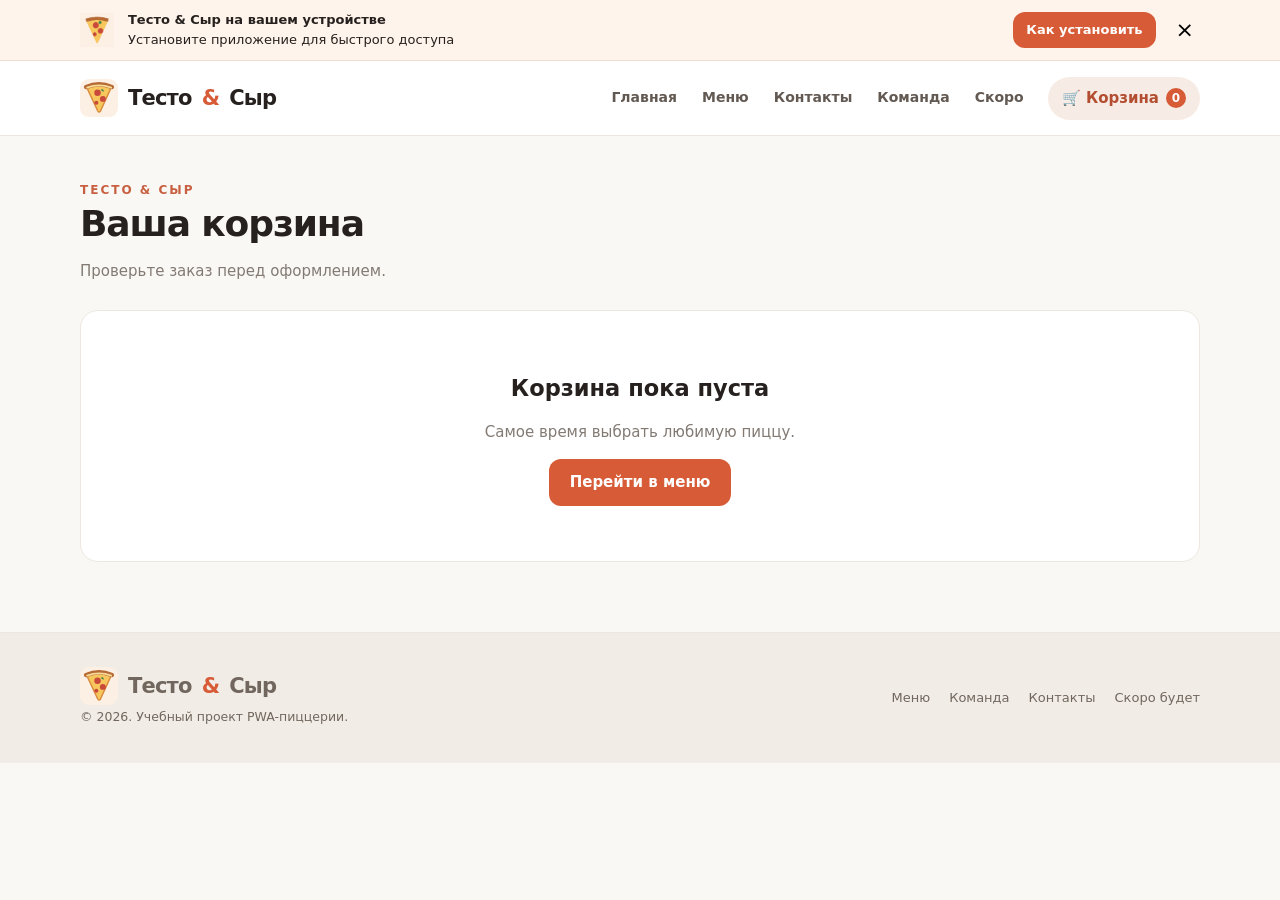
<file: cart.html>
<!doctype html><html lang="ru"><head><meta charset="utf-8"><meta name="viewport" content="width=device-width,initial-scale=1"><meta name="theme-color" content="#d65b36"><meta name="description" content="Тесто & Сыр — уютная пиццерия с доставкой. Выбирайте пиццу и оформляйте заказ онлайн."><meta name="robots" content="index,follow"><link rel="manifest" href="manifest.webmanifest"><link rel="icon" type="image/svg+xml" href="assets/icons/pizza.svg"><link rel="apple-touch-icon" href="assets/icons/icon-192.png"><link rel="stylesheet" href="assets/css/style.css"><title>Корзина — Тесто & Сыр</title></head><body>
<div id="install-banner" class="install-banner hidden"><div class="container install-banner__inner"><img src="assets/icons/icon-192.png" width="34" height="34" alt=""><div><strong>Тесто & Сыр на вашем устройстве</strong><div>Установите приложение для быстрого доступа</div></div><button class="btn" id="install-button">Как установить</button><button class="install-banner__close" id="install-close" aria-label="Закрыть">×</button></div></div>
<header class="header"><div class="container header__inner"><a class="brand" href="index.html"><img src="assets/icons/pizza.svg" alt="Кусочек пиццы">Тесто <span>&</span> Сыр</a><nav class="nav" aria-label="Основное меню"><a class="nav__link" href="index.html">Главная</a><a class="nav__link" href="catalog.html">Меню</a><a class="nav__link" href="contacts.html">Контакты</a><a class="nav__link" href="team.html">Команда</a><a class="nav__link" href="coming-soon.html">Скоро</a></nav><a class="cart-link" href="cart.html">🛒 Корзина <span class="cart-link__count" data-cart-count>0</span></a><button class="mobile-toggle" id="menu-toggle" aria-label="Открыть меню">☰</button></div></header>
<main class="container"><div class="page-heading"><span class="eyebrow">Тесто & Сыр</span><h1 class="page-title">Ваша корзина</h1><p>Проверьте заказ перед оформлением.</p></div><div id="cart-view"></div></main>
<footer class="footer"><div class="container footer__inner"><div><a class="brand" href="index.html"><img src="assets/icons/pizza.svg" alt="">Тесто <span>&</span> Сыр</a><small>© 2026. Учебный проект PWA-пиццерии.</small></div><div class="footer__links"><a href="catalog.html">Меню</a><a href="team.html">Команда</a><a href="contacts.html">Контакты</a><a href="coming-soon.html">Скоро будет</a></div></div></footer>
<script src="assets/js/app.js" defer></script></body></html>
</file>
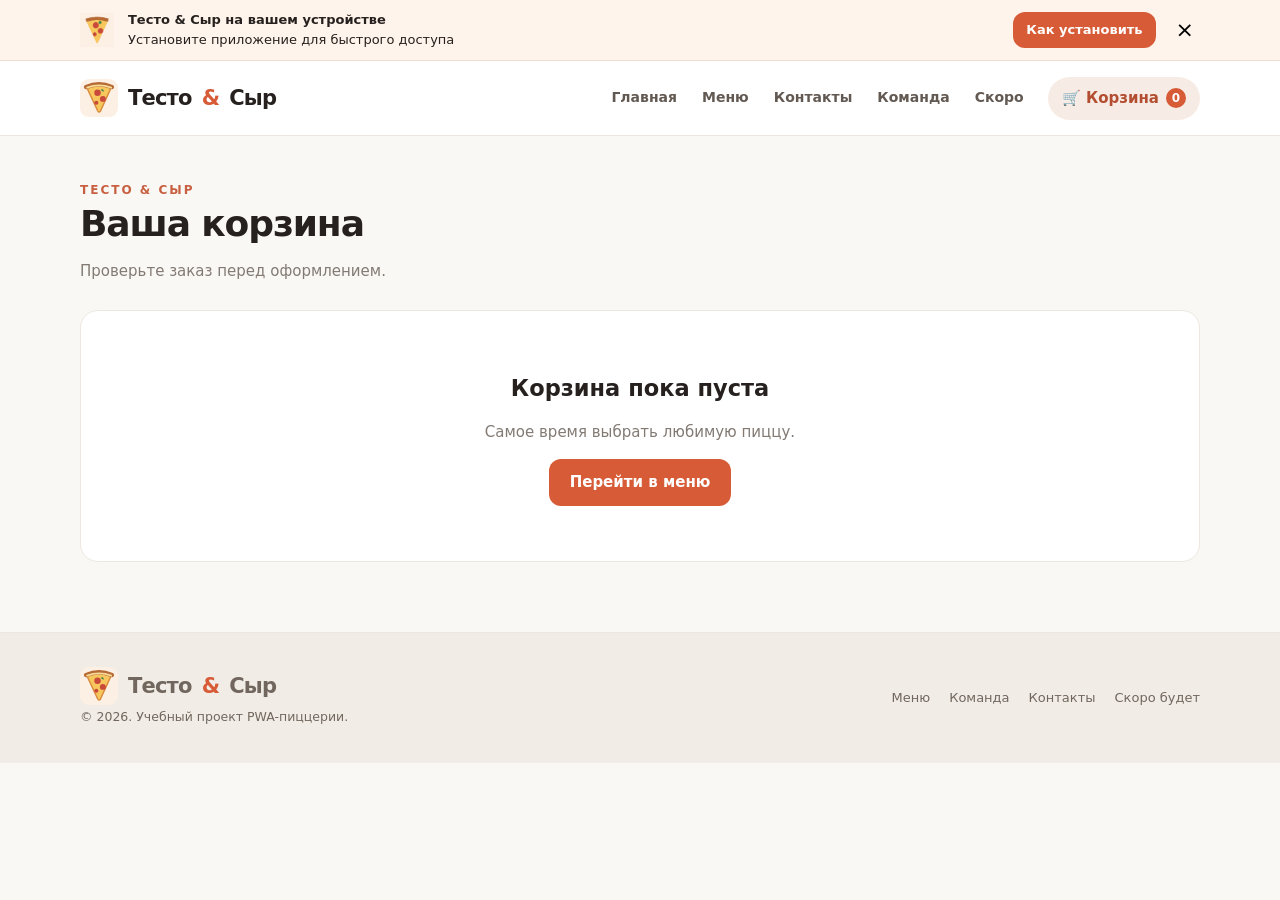
<file: checkout.html>
<!doctype html><html lang="ru"><head><meta charset="utf-8"><meta name="viewport" content="width=device-width,initial-scale=1"><meta name="theme-color" content="#d65b36"><meta name="description" content="Тесто & Сыр — уютная пиццерия с доставкой. Выбирайте пиццу и оформляйте заказ онлайн."><meta name="robots" content="index,follow"><link rel="manifest" href="manifest.webmanifest"><link rel="icon" type="image/svg+xml" href="assets/icons/pizza.svg"><link rel="apple-touch-icon" href="assets/icons/icon-192.png"><link rel="stylesheet" href="assets/css/style.css"><title>Оформление заказа — Тесто & Сыр</title></head><body>
<div id="install-banner" class="install-banner hidden"><div class="container install-banner__inner"><img src="assets/icons/icon-192.png" width="34" height="34" alt=""><div><strong>Тесто & Сыр на вашем устройстве</strong><div>Установите приложение для быстрого доступа</div></div><button class="btn" id="install-button">Как установить</button><button class="install-banner__close" id="install-close" aria-label="Закрыть">×</button></div></div>
<header class="header"><div class="container header__inner"><a class="brand" href="index.html"><img src="assets/icons/pizza.svg" alt="Кусочек пиццы">Тесто <span>&</span> Сыр</a><nav class="nav" aria-label="Основное меню"><a class="nav__link" href="index.html">Главная</a><a class="nav__link" href="catalog.html">Меню</a><a class="nav__link" href="contacts.html">Контакты</a><a class="nav__link" href="team.html">Команда</a><a class="nav__link" href="coming-soon.html">Скоро</a></nav><a class="cart-link" href="cart.html">🛒 Корзина <span class="cart-link__count" data-cart-count>0</span></a><button class="mobile-toggle" id="menu-toggle" aria-label="Открыть меню">☰</button></div></header>
<main class="container"><div class="page-heading"><span class="eyebrow">Тесто & Сыр</span><h1 class="page-title">Оформление заказа</h1><p>Оставьте контактные данные, и мы подготовим заказ.</p></div><div class="checkout"><form class="contact-panel" id="checkout-form" style="display:block"><div class="field"><label for="customer">Имя *</label><input id="customer" name="customer" required autocomplete="name" minlength="2"></div><div class="field"><label for="phone">Телефон *</label><input id="phone" name="phone" type="tel" required autocomplete="tel" pattern="[+0-9() \-]{7,20}" placeholder="+7 900 123-45-67"></div><div class="field"><label for="address">Адрес доставки *</label><input id="address" name="address" required autocomplete="street-address" placeholder="Улица, дом, квартира"></div><div class="field"><label for="payment">Способ оплаты</label><select id="payment" name="payment"><option>При получении — картой</option><option>При получении — наличными</option></select></div><div class="field"><label for="comment">Комментарий к заказу</label><textarea id="comment" name="comment" placeholder="Код домофона, пожелания..."></textarea></div><div class="summary__line summary__line--total"><span>Сумма товаров</span><span id="checkout-total"></span></div><p style="color:var(--muted);font-size:13px">Демонстрационная форма: заказ не передаётся на сервер и оплата не производится.</p><button class="btn" type="submit">Подтвердить заказ</button></form></div></main>
<footer class="footer"><div class="container footer__inner"><div><a class="brand" href="index.html"><img src="assets/icons/pizza.svg" alt="">Тесто <span>&</span> Сыр</a><small>© 2026. Учебный проект PWA-пиццерии.</small></div><div class="footer__links"><a href="catalog.html">Меню</a><a href="team.html">Команда</a><a href="contacts.html">Контакты</a><a href="coming-soon.html">Скоро будет</a></div></div></footer>
<script src="assets/js/app.js" defer></script></body></html>
</file>
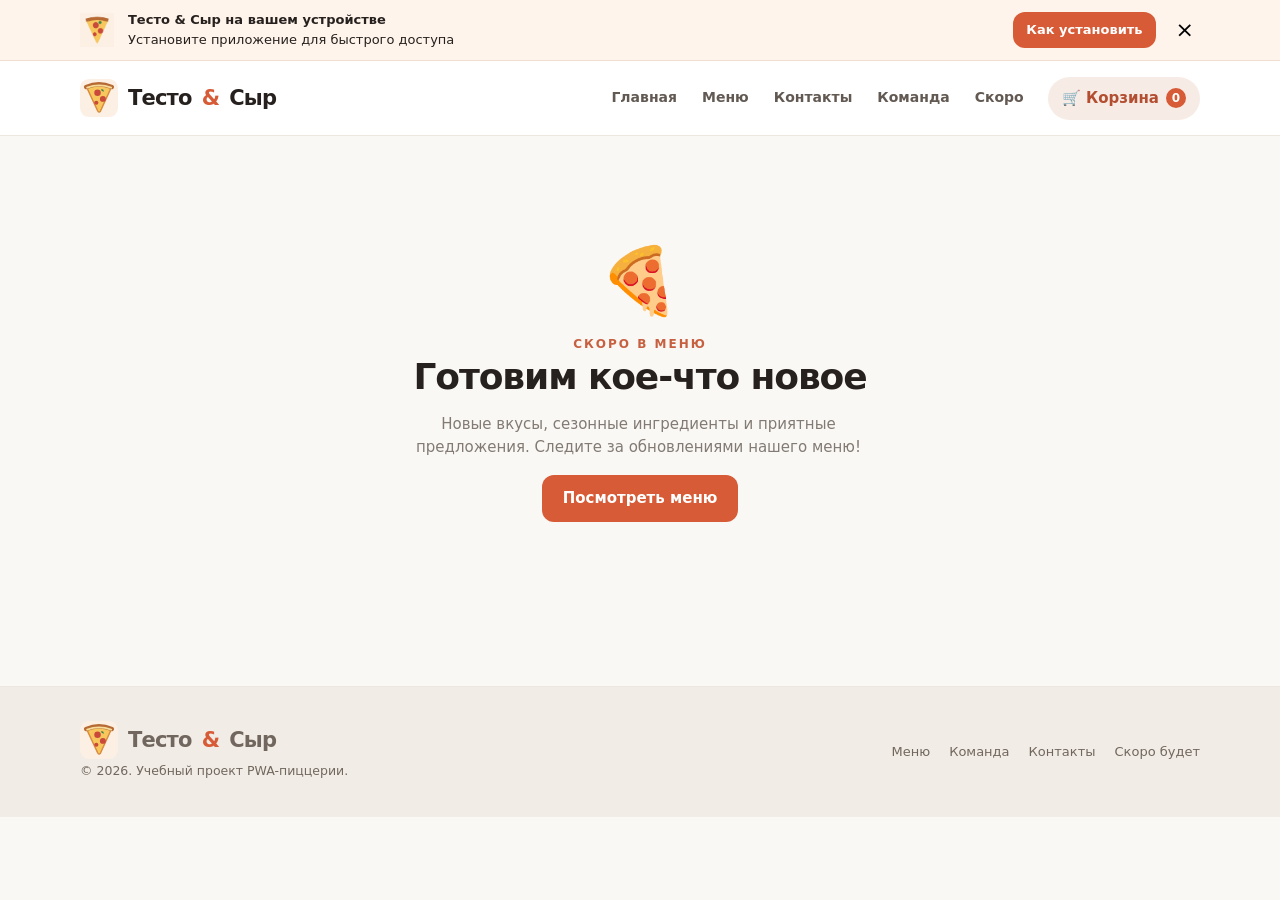
<file: coming-soon.html>
<!doctype html><html lang="ru"><head><meta charset="utf-8"><meta name="viewport" content="width=device-width,initial-scale=1"><meta name="theme-color" content="#d65b36"><meta name="description" content="Тесто & Сыр — уютная пиццерия с доставкой. Выбирайте пиццу и оформляйте заказ онлайн."><meta name="robots" content="index,follow"><link rel="manifest" href="manifest.webmanifest"><link rel="icon" type="image/svg+xml" href="assets/icons/pizza.svg"><link rel="apple-touch-icon" href="assets/icons/icon-192.png"><link rel="stylesheet" href="assets/css/style.css"><title>Скоро будет — Тесто & Сыр</title></head><body>
<div id="install-banner" class="install-banner hidden"><div class="container install-banner__inner"><img src="assets/icons/icon-192.png" width="34" height="34" alt=""><div><strong>Тесто & Сыр на вашем устройстве</strong><div>Установите приложение для быстрого доступа</div></div><button class="btn" id="install-button">Как установить</button><button class="install-banner__close" id="install-close" aria-label="Закрыть">×</button></div></div>
<header class="header"><div class="container header__inner"><a class="brand" href="index.html"><img src="assets/icons/pizza.svg" alt="Кусочек пиццы">Тесто <span>&</span> Сыр</a><nav class="nav" aria-label="Основное меню"><a class="nav__link" href="index.html">Главная</a><a class="nav__link" href="catalog.html">Меню</a><a class="nav__link" href="contacts.html">Контакты</a><a class="nav__link" href="team.html">Команда</a><a class="nav__link" href="coming-soon.html">Скоро</a></nav><a class="cart-link" href="cart.html">🛒 Корзина <span class="cart-link__count" data-cart-count>0</span></a><button class="mobile-toggle" id="menu-toggle" aria-label="Открыть меню">☰</button></div></header>
<main class="container"><section class="coming"><div><div class="coming__emoji">🍕</div><span class="eyebrow">Скоро в меню</span><h1 class="page-title">Готовим кое-что новое</h1><p>Новые вкусы, сезонные ингредиенты и приятные предложения. Следите за обновлениями нашего меню!</p><a class="btn" href="catalog.html">Посмотреть меню</a></div></section></main>
<footer class="footer"><div class="container footer__inner"><div><a class="brand" href="index.html"><img src="assets/icons/pizza.svg" alt="">Тесто <span>&</span> Сыр</a><small>© 2026. Учебный проект PWA-пиццерии.</small></div><div class="footer__links"><a href="catalog.html">Меню</a><a href="team.html">Команда</a><a href="contacts.html">Контакты</a><a href="coming-soon.html">Скоро будет</a></div></div></footer>
<script src="assets/js/app.js" defer></script></body></html>
</file>
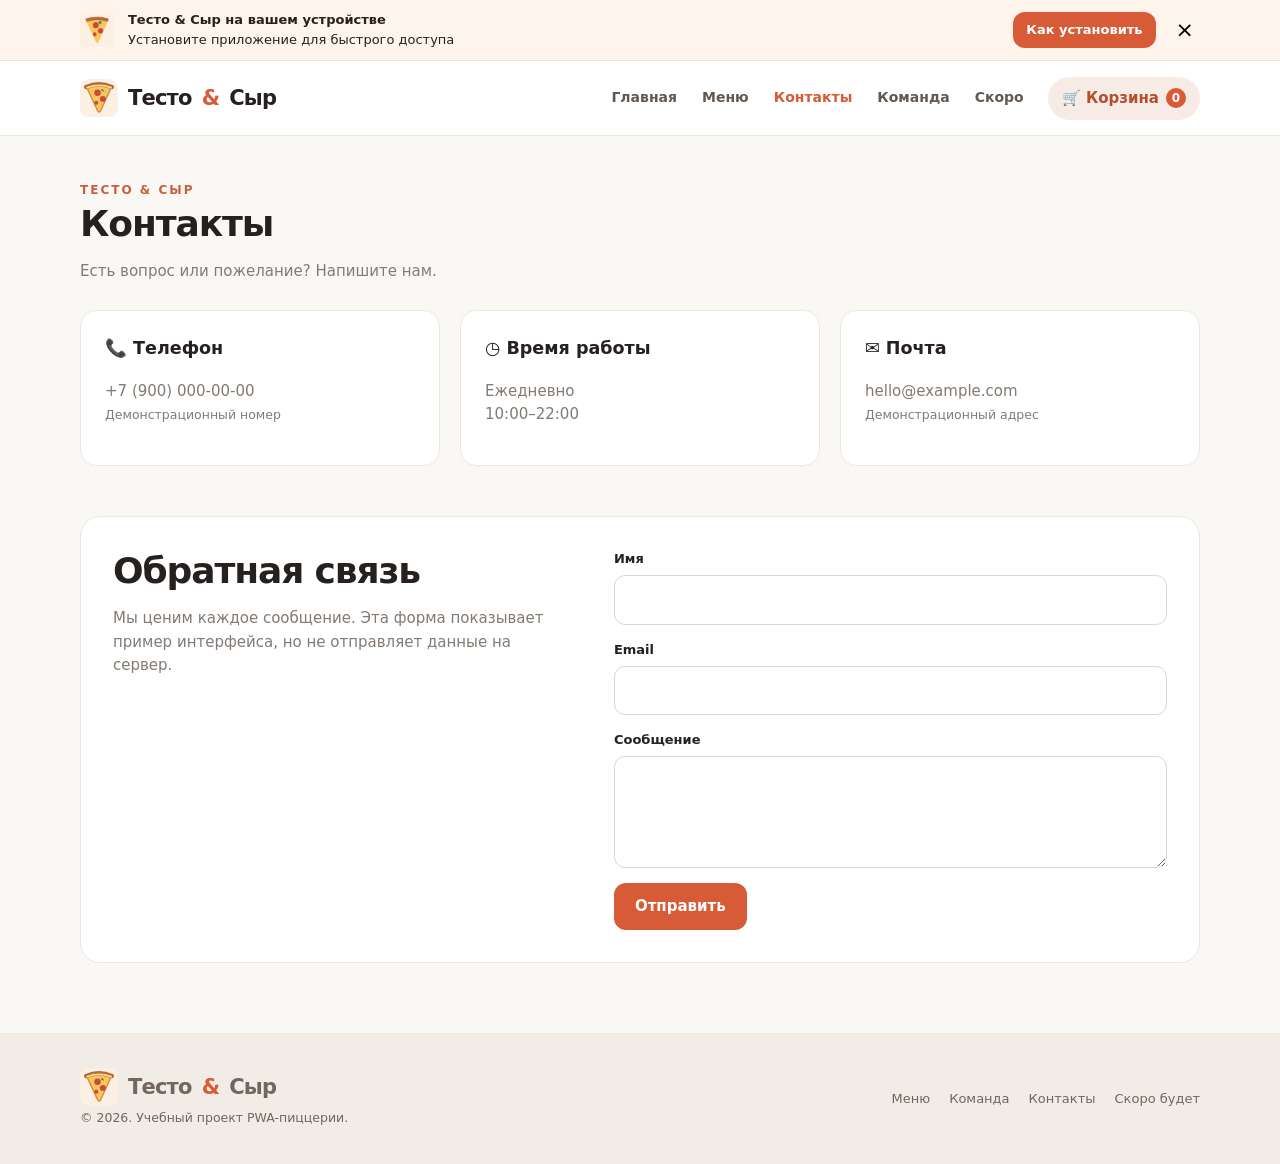
<file: contacts.html>
<!doctype html><html lang="ru"><head><meta charset="utf-8"><meta name="viewport" content="width=device-width,initial-scale=1"><meta name="theme-color" content="#d65b36"><meta name="description" content="Тесто & Сыр — уютная пиццерия с доставкой. Выбирайте пиццу и оформляйте заказ онлайн."><meta name="robots" content="index,follow"><link rel="manifest" href="manifest.webmanifest"><link rel="icon" type="image/svg+xml" href="assets/icons/pizza.svg"><link rel="apple-touch-icon" href="assets/icons/icon-192.png"><link rel="stylesheet" href="assets/css/style.css"><title>Контакты — Тесто & Сыр</title></head><body>
<div id="install-banner" class="install-banner hidden"><div class="container install-banner__inner"><img src="assets/icons/icon-192.png" width="34" height="34" alt=""><div><strong>Тесто & Сыр на вашем устройстве</strong><div>Установите приложение для быстрого доступа</div></div><button class="btn" id="install-button">Как установить</button><button class="install-banner__close" id="install-close" aria-label="Закрыть">×</button></div></div>
<header class="header"><div class="container header__inner"><a class="brand" href="index.html"><img src="assets/icons/pizza.svg" alt="Кусочек пиццы">Тесто <span>&</span> Сыр</a><nav class="nav" aria-label="Основное меню"><a class="nav__link" href="index.html">Главная</a><a class="nav__link" href="catalog.html">Меню</a><a class="nav__link nav__link--active" href="contacts.html">Контакты</a><a class="nav__link" href="team.html">Команда</a><a class="nav__link" href="coming-soon.html">Скоро</a></nav><a class="cart-link" href="cart.html">🛒 Корзина <span class="cart-link__count" data-cart-count>0</span></a><button class="mobile-toggle" id="menu-toggle" aria-label="Открыть меню">☰</button></div></header>
<main class="container"><div class="page-heading"><span class="eyebrow">Тесто & Сыр</span><h1 class="page-title">Контакты</h1><p>Есть вопрос или пожелание? Напишите нам.</p></div><div class="info-grid"><div class="info-card"><h3>📞 Телефон</h3><p>+7 (900) 000-00-00<br><small>Демонстрационный номер</small></p></div><div class="info-card"><h3>◷ Время работы</h3><p>Ежедневно<br>10:00–22:00</p></div><div class="info-card"><h3>✉ Почта</h3><p>hello@example.com<br><small>Демонстрационный адрес</small></p></div></div><section class="section"><div class="contact-panel"><div><h2>Обратная связь</h2><p style="color:var(--muted)">Мы ценим каждое сообщение. Эта форма показывает пример интерфейса, но не отправляет данные на сервер.</p></div><form data-feedback><div class="field"><label for="contact-name">Имя</label><input id="contact-name" required autocomplete="name"></div><div class="field"><label for="contact-email">Email</label><input id="contact-email" type="email" required></div><div class="field"><label for="contact-text">Сообщение</label><textarea id="contact-text" required></textarea></div><button class="btn">Отправить</button></form></div></section></main>
<footer class="footer"><div class="container footer__inner"><div><a class="brand" href="index.html"><img src="assets/icons/pizza.svg" alt="">Тесто <span>&</span> Сыр</a><small>© 2026. Учебный проект PWA-пиццерии.</small></div><div class="footer__links"><a href="catalog.html">Меню</a><a href="team.html">Команда</a><a href="contacts.html">Контакты</a><a href="coming-soon.html">Скоро будет</a></div></div></footer>
<script src="assets/js/app.js" defer></script></body></html>
</file>
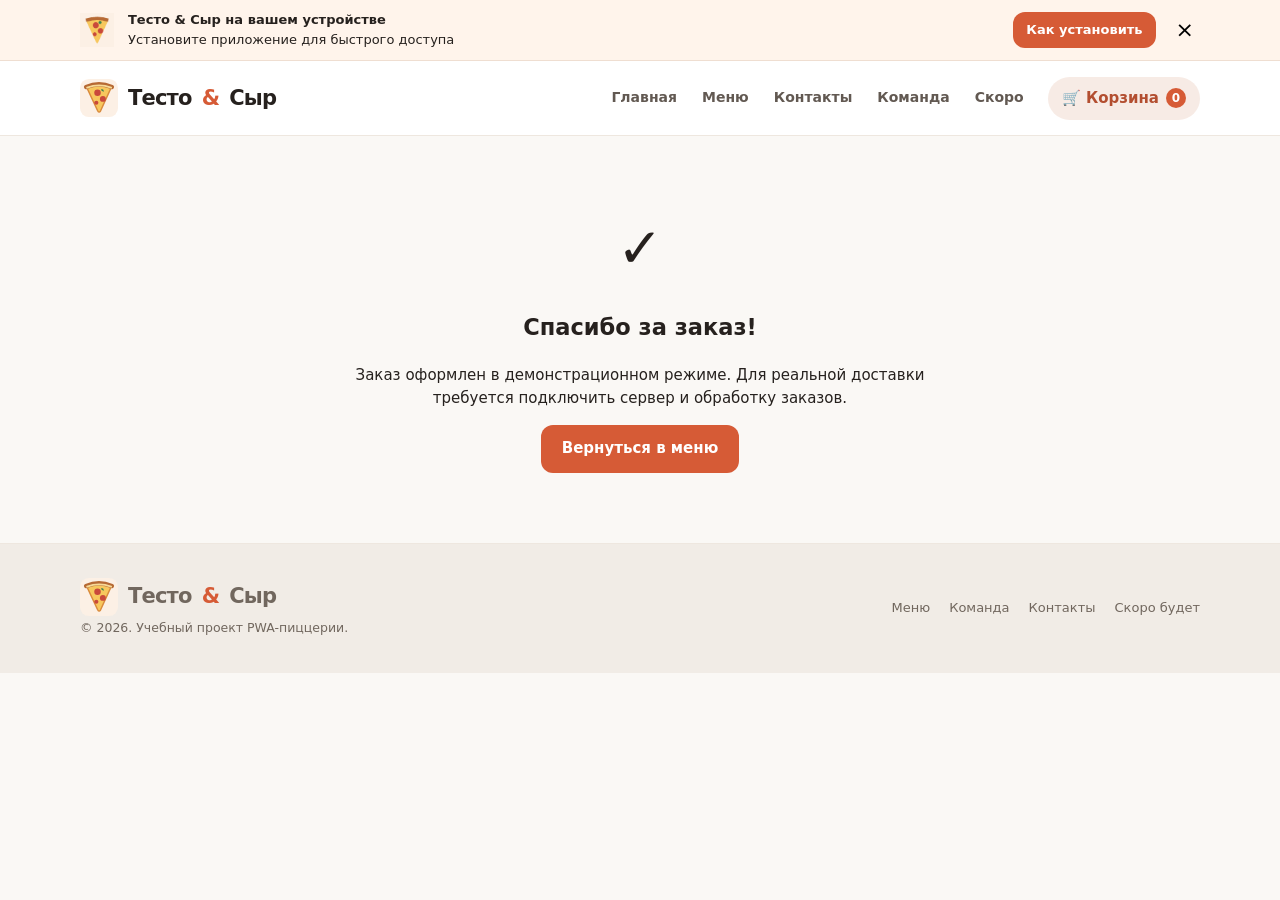
<file: success.html>
<!doctype html><html lang="ru"><head><meta charset="utf-8"><meta name="viewport" content="width=device-width,initial-scale=1"><meta name="theme-color" content="#d65b36"><meta name="description" content="Тесто & Сыр — уютная пиццерия с доставкой. Выбирайте пиццу и оформляйте заказ онлайн."><meta name="robots" content="index,follow"><link rel="manifest" href="manifest.webmanifest"><link rel="icon" type="image/svg+xml" href="assets/icons/pizza.svg"><link rel="apple-touch-icon" href="assets/icons/icon-192.png"><link rel="stylesheet" href="assets/css/style.css"><title>Заказ оформлен — Тесто & Сыр</title></head><body>
<div id="install-banner" class="install-banner hidden"><div class="container install-banner__inner"><img src="assets/icons/icon-192.png" width="34" height="34" alt=""><div><strong>Тесто & Сыр на вашем устройстве</strong><div>Установите приложение для быстрого доступа</div></div><button class="btn" id="install-button">Как установить</button><button class="install-banner__close" id="install-close" aria-label="Закрыть">×</button></div></div>
<header class="header"><div class="container header__inner"><a class="brand" href="index.html"><img src="assets/icons/pizza.svg" alt="Кусочек пиццы">Тесто <span>&</span> Сыр</a><nav class="nav" aria-label="Основное меню"><a class="nav__link" href="index.html">Главная</a><a class="nav__link" href="catalog.html">Меню</a><a class="nav__link" href="contacts.html">Контакты</a><a class="nav__link" href="team.html">Команда</a><a class="nav__link" href="coming-soon.html">Скоро</a></nav><a class="cart-link" href="cart.html">🛒 Корзина <span class="cart-link__count" data-cart-count>0</span></a><button class="mobile-toggle" id="menu-toggle" aria-label="Открыть меню">☰</button></div></header>
<main class="container"><section class="success"><div class="success__symbol">✓</div><h1>Спасибо за заказ!</h1><p>Заказ <strong id="order-number"></strong> оформлен в демонстрационном режиме. Для реальной доставки требуется подключить сервер и обработку заказов.</p><a class="btn" href="catalog.html">Вернуться в меню</a></section></main>
<footer class="footer"><div class="container footer__inner"><div><a class="brand" href="index.html"><img src="assets/icons/pizza.svg" alt="">Тесто <span>&</span> Сыр</a><small>© 2026. Учебный проект PWA-пиццерии.</small></div><div class="footer__links"><a href="catalog.html">Меню</a><a href="team.html">Команда</a><a href="contacts.html">Контакты</a><a href="coming-soon.html">Скоро будет</a></div></div></footer>
<script src="assets/js/app.js" defer></script></body></html>
</file>
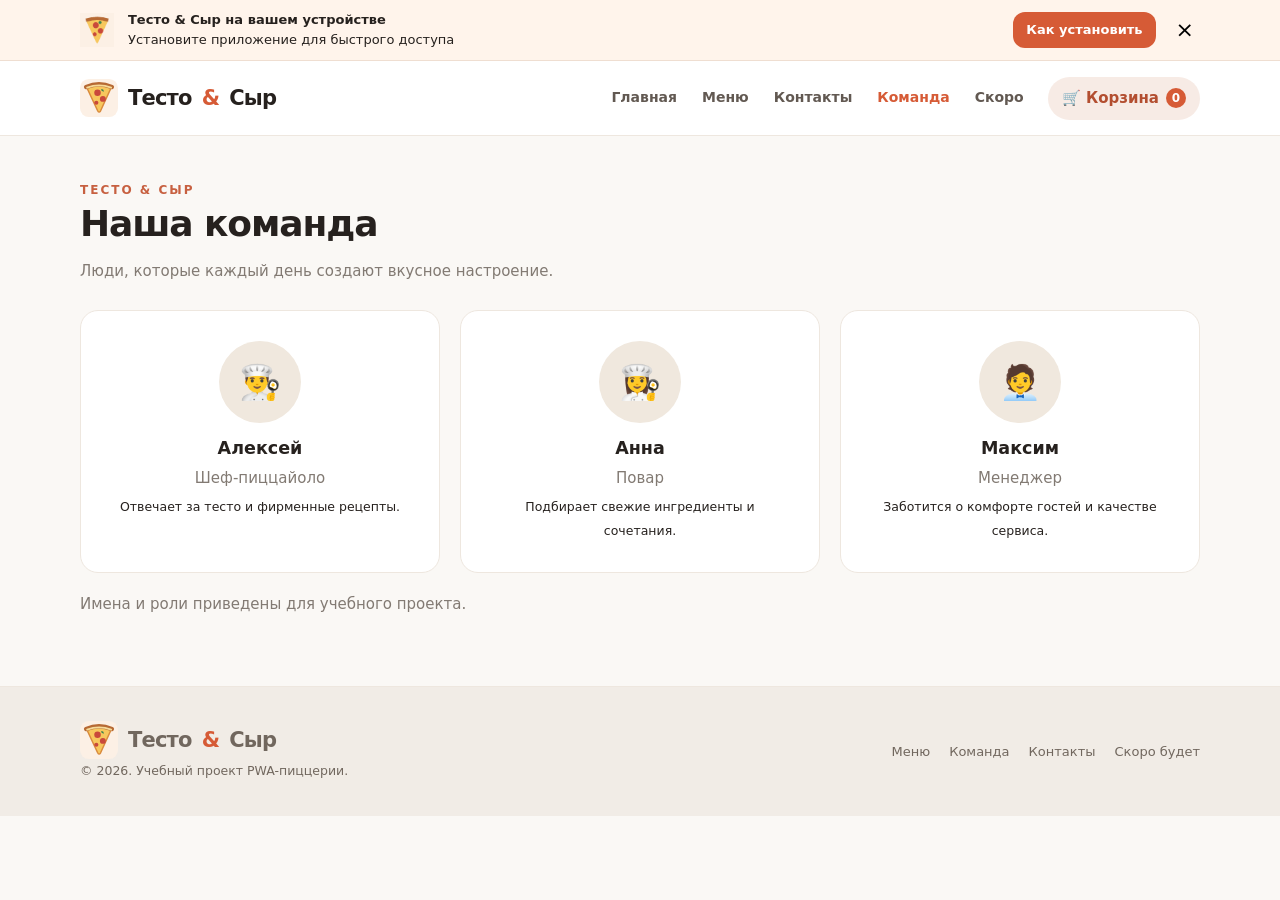
<file: team.html>
<!doctype html><html lang="ru"><head><meta charset="utf-8"><meta name="viewport" content="width=device-width,initial-scale=1"><meta name="theme-color" content="#d65b36"><meta name="description" content="Тесто & Сыр — уютная пиццерия с доставкой. Выбирайте пиццу и оформляйте заказ онлайн."><meta name="robots" content="index,follow"><link rel="manifest" href="manifest.webmanifest"><link rel="icon" type="image/svg+xml" href="assets/icons/pizza.svg"><link rel="apple-touch-icon" href="assets/icons/icon-192.png"><link rel="stylesheet" href="assets/css/style.css"><title>Команда — Тесто & Сыр</title></head><body>
<div id="install-banner" class="install-banner hidden"><div class="container install-banner__inner"><img src="assets/icons/icon-192.png" width="34" height="34" alt=""><div><strong>Тесто & Сыр на вашем устройстве</strong><div>Установите приложение для быстрого доступа</div></div><button class="btn" id="install-button">Как установить</button><button class="install-banner__close" id="install-close" aria-label="Закрыть">×</button></div></div>
<header class="header"><div class="container header__inner"><a class="brand" href="index.html"><img src="assets/icons/pizza.svg" alt="Кусочек пиццы">Тесто <span>&</span> Сыр</a><nav class="nav" aria-label="Основное меню"><a class="nav__link" href="index.html">Главная</a><a class="nav__link" href="catalog.html">Меню</a><a class="nav__link" href="contacts.html">Контакты</a><a class="nav__link nav__link--active" href="team.html">Команда</a><a class="nav__link" href="coming-soon.html">Скоро</a></nav><a class="cart-link" href="cart.html">🛒 Корзина <span class="cart-link__count" data-cart-count>0</span></a><button class="mobile-toggle" id="menu-toggle" aria-label="Открыть меню">☰</button></div></header>
<main class="container"><div class="page-heading"><span class="eyebrow">Тесто & Сыр</span><h1 class="page-title">Наша команда</h1><p>Люди, которые каждый день создают вкусное настроение.</p></div><div class="team-grid"><article class="member"><div class="member__avatar">👨‍🍳</div><h3>Алексей</h3><p>Шеф-пиццайоло</p><small>Отвечает за тесто и фирменные рецепты.</small></article><article class="member"><div class="member__avatar">👩‍🍳</div><h3>Анна</h3><p>Повар</p><small>Подбирает свежие ингредиенты и сочетания.</small></article><article class="member"><div class="member__avatar">🧑‍💼</div><h3>Максим</h3><p>Менеджер</p><small>Заботится о комфорте гостей и качестве сервиса.</small></article></div><p style="color:var(--muted);margin-top:20px">Имена и роли приведены для учебного проекта.</p></main>
<footer class="footer"><div class="container footer__inner"><div><a class="brand" href="index.html"><img src="assets/icons/pizza.svg" alt="">Тесто <span>&</span> Сыр</a><small>© 2026. Учебный проект PWA-пиццерии.</small></div><div class="footer__links"><a href="catalog.html">Меню</a><a href="team.html">Команда</a><a href="contacts.html">Контакты</a><a href="coming-soon.html">Скоро будет</a></div></div></footer>
<script src="assets/js/app.js" defer></script></body></html>
</file>
<file: assets/css/style.css>
:root{--bg:#faf8f5;--card:#fff;--ink:#26211e;--muted:#827a73;--accent:#d65b36;--border:#eee7df;--shadow:0 12px 34px rgba(56,42,32,.06)}*{box-sizing:border-box}html{scroll-behavior:smooth}body{margin:0;background:var(--bg);color:var(--ink);font:15px/1.55 system-ui,-apple-system,'Segoe UI',sans-serif}a{color:inherit;text-decoration:none}button,input,textarea,select{font:inherit}button{cursor:pointer}img{max-width:100%;display:block}.container{width:min(1120px,calc(100% - 36px));margin:auto}.header{position:sticky;top:0;background:#ffffffed;backdrop-filter:blur(14px);z-index:20;border-bottom:1px solid var(--border)}.header__inner{display:flex;align-items:center;gap:24px;min-height:74px}.brand{display:flex;gap:10px;align-items:center;font-size:21px;font-weight:800;letter-spacing:-.8px;white-space:nowrap}.brand img{width:38px;height:38px}.brand span{color:var(--accent)}.nav{display:flex;gap:25px;margin-left:auto}.nav__link{color:#625952;font-weight:600;font-size:14px}.nav__link:hover,.nav__link--active{color:var(--accent)}.cart-link{display:flex;align-items:center;gap:7px;background:#f7ebe5;padding:10px 14px;border-radius:30px;color:#b34e30;font-weight:700;white-space:nowrap}.cart-link__count{background:#d65b36;color:#fff;font-size:12px;min-width:20px;line-height:20px;text-align:center;border-radius:50%}.mobile-toggle{display:none}.hero{margin:30px 0 48px;display:grid;grid-template-columns:1fr 1fr;overflow:hidden;border-radius:26px;background:#f0e8df;min-height:400px}.hero__copy{padding:58px 52px;display:flex;flex-direction:column;align-items:start;justify-content:center}.eyebrow{font-size:12px;text-transform:uppercase;letter-spacing:2px;color:#c76040;font-weight:800}.hero h1{font-size:clamp(38px,5vw,66px);line-height:1.08;letter-spacing:-2.5px;margin:14px 0 18px}.hero p{color:#6e635b;max-width:360px;margin:0 0 25px}.hero__image{background:#ddd3c6}.hero__image img{width:100%;height:100%;object-fit:cover}.btn{border:0;border-radius:12px;background:var(--accent);color:white;padding:12px 21px;font-weight:700;display:inline-flex;justify-content:center;align-items:center;gap:8px;transition:transform .2s,background .2s}.btn:hover{background:#ba4a2b;transform:translateY(-1px)}.btn--ghost{color:var(--ink);background:#fff;border:1px solid var(--border)}.btn--ghost:hover{background:#f9f1eb}.section{margin:50px 0}.section__top{display:flex;align-items:center;justify-content:space-between;gap:14px;margin-bottom:22px}.section h2,.page-title{font-size:clamp(26px,3vw,36px);letter-spacing:-1.1px;margin:0;line-height:1.2}.section__intro{color:var(--muted);margin:7px 0 20px}.text-link{color:var(--accent);font-weight:700}.categories{display:flex;gap:13px;overflow-x:auto;scroll-snap-type:x mandatory;padding:0 0 12px}.category{flex:0 0 190px;scroll-snap-align:start;background:var(--card);padding:12px;border-radius:18px;border:1px solid var(--border);text-align:left}.category img{height:115px;object-fit:cover;width:100%;border-radius:12px}.category strong{display:block;padding:9px 2px 0}.category small{color:var(--muted)}.product-grid{display:grid;grid-template-columns:repeat(3,minmax(0,1fr));gap:20px}.product{background:var(--card);border:1px solid var(--border);border-radius:20px;overflow:hidden;box-shadow:var(--shadow);display:flex;flex-direction:column}.product__image{height:220px;object-fit:cover;width:100%;background:#eee}.product__body{padding:19px;display:flex;flex:1;flex-direction:column}.product__badge{font-size:11px;text-transform:uppercase;letter-spacing:.6px;color:var(--accent);font-weight:700}.product h3{font-size:19px;letter-spacing:-.5px;margin:5px 0}.product p{color:var(--muted);font-size:13px;margin:0 0 20px;flex:1}.product__bottom{display:flex;justify-content:space-between;align-items:center;gap:8px}.price{font-size:20px;font-weight:800;white-space:nowrap}.btn--small{padding:9px 13px;border-radius:10px;font-size:13px}.stories{display:flex;gap:20px;overflow-x:auto;padding-bottom:8px}.story{border:0;background:none;text-align:center;min-width:92px;color:var(--ink);font-weight:650}.story img{width:76px;height:76px;object-fit:cover;border-radius:50%;padding:4px;border:2px solid var(--accent);margin:auto auto 8px}.story small{display:block;color:var(--muted);font-weight:400}.promo{background:#2d3029;color:white;border-radius:24px;padding:35px 45px;display:flex;align-items:center;justify-content:space-between;gap:24px}.promo h2{font-size:29px;margin:8px 0}.promo p{color:#c7c9c1;margin:0}.timer{display:flex;gap:9px}.timer__unit{min-width:68px;padding:12px;border-radius:13px;background:#41463d;text-align:center}.timer__unit strong{font-size:25px;display:block;line-height:1.15}.timer__unit small{font-size:11px;color:#cfd0ca}.contact-panel{display:grid;grid-template-columns:1fr 1.2fr;gap:40px;background:#fff;padding:32px;border:1px solid var(--border);border-radius:20px}.field{display:flex;flex-direction:column;gap:6px;margin-bottom:15px}.field label{font-weight:650;font-size:13px}.field input,.field textarea,.field select{width:100%;border:1px solid #ddd7d0;background:#fff;border-radius:11px;padding:12px 14px;outline:none}.field :is(input,textarea,select):focus{border-color:var(--accent)}.field textarea{min-height:112px;resize:vertical}.footer{margin-top:70px;background:#f1ece6;border-top:1px solid var(--border)}.footer__inner{display:flex;justify-content:space-between;gap:20px;align-items:center;padding:34px 0;color:#71675e}.footer__links{display:flex;gap:19px;font-size:13px}.page-heading{margin:42px 0 27px}.page-heading p{color:var(--muted)}.filters{display:flex;gap:10px;margin:0 0 25px;flex-wrap:wrap}.filter{border:1px solid var(--border);background:#fff;padding:9px 17px;border-radius:30px;color:#645c54}.filter--active{background:#2d3029;color:#fff}.detail{display:grid;grid-template-columns:1fr 1fr;gap:44px;margin:45px 0}.detail__image{width:100%;aspect-ratio:1.08;object-fit:cover;border-radius:24px}.detail h1{font-size:43px;letter-spacing:-1.7px;line-height:1.1}.detail__description{font-size:17px;color:var(--muted)}.detail__price{font-size:30px;font-weight:800;margin:25px 0}.detail__actions{display:flex;gap:12px;align-items:center}.qty{display:inline-flex;border:1px solid var(--border);border-radius:12px;align-items:center;overflow:hidden}.qty button{background:#fff;border:0;padding:10px 15px;font-size:19px}.qty span{min-width:30px;text-align:center;font-weight:700}.detail__facts{display:flex;gap:20px;flex-wrap:wrap;color:var(--muted);font-size:13px;margin-top:25px}.cart-layout{display:grid;grid-template-columns:1.7fr 1fr;gap:25px;align-items:start}.cart-list,.summary,.empty,.notice{background:#fff;border:1px solid var(--border);border-radius:18px;padding:22px}.cart-item{display:grid;grid-template-columns:95px 1fr auto;gap:15px;align-items:center;padding:16px 0;border-bottom:1px solid var(--border)}.cart-item:first-child{padding-top:0}.cart-item:last-child{border:0;padding-bottom:0}.cart-item img{width:95px;height:78px;object-fit:cover;border-radius:12px}.cart-item h3{font-size:16px;margin:0 0 4px}.cart-item p{color:var(--muted);font-size:12px;margin:0}.cart-item__end{text-align:right}.cart-item__end strong{display:block;margin-bottom:9px}.cart-item__end button{color:var(--accent);border:0;background:none;font-size:12px}.summary h3{margin-top:0}.summary__line{display:flex;justify-content:space-between;margin:12px 0;color:#635a52}.summary__line--total{border-top:1px solid var(--border);padding-top:14px;font-size:19px;color:var(--ink);font-weight:800}.summary .btn{width:100%;margin-top:14px}.empty{text-align:center;padding:55px 20px}.empty h2{margin:5px 0}.empty p{color:var(--muted)}.checkout{max-width:700px}.success{max-width:650px;text-align:center;margin:70px auto}.success__symbol{font-size:55px}.team-grid{display:grid;grid-template-columns:repeat(3,1fr);gap:20px}.member{padding:30px;background:#fff;border:1px solid var(--border);border-radius:18px;text-align:center}.member__avatar{width:82px;height:82px;border-radius:50%;background:#f0e8de;display:grid;place-items:center;font-size:34px;margin:auto auto 12px}.member h3{margin:0}.member p{margin:5px;color:var(--muted)}.coming{min-height:480px;display:flex;justify-content:center;align-items:center;text-align:center}.coming__emoji{font-size:65px}.coming p{max-width:450px;color:var(--muted)}.toast{position:fixed;bottom:25px;left:50%;transform:translateX(-50%) translateY(140px);background:#2e302b;color:white;border-radius:12px;padding:13px 20px;z-index:100;transition:transform .25s}.toast--visible{transform:translateX(-50%) translateY(0)}.modal{position:fixed;inset:0;background:#161410b8;display:none;align-items:center;justify-content:center;padding:20px;z-index:80}.modal--open{display:flex}.modal__card{width:min(490px,100%);background:white;border-radius:20px;padding:18px}.modal__card img{height:240px;width:100%;object-fit:cover;border-radius:12px}.modal__close{float:right;border:0;background:none;font-size:25px}.modal__card p{color:var(--muted)}.install-banner{background:#fff4eb;border-bottom:1px solid #efded1}.install-banner__inner{display:flex;gap:14px;align-items:center;padding:10px 0;font-size:13px}.install-banner__inner .btn{margin-left:auto;padding:8px 13px}.install-banner__close{background:transparent;border:0;font-size:22px}.hidden{display:none!important}.info-grid{display:grid;grid-template-columns:repeat(3,1fr);gap:20px}.info-card{border:1px solid var(--border);background:#fff;padding:24px;border-radius:16px}.info-card h3{margin-top:0}.info-card p{color:var(--muted)}@media(max-width:780px){.header__inner{min-height:64px;gap:12px}.mobile-toggle{display:block;order:3;border:0;background:none;font-size:26px;margin-left:3px}.nav{display:none;position:absolute;top:64px;left:0;right:0;background:#fff;padding:20px;box-shadow:var(--shadow);flex-direction:column;gap:18px}.nav--open{display:flex}.cart-link{margin-left:auto}.hero{grid-template-columns:1fr;min-height:0}.hero__copy{padding:38px 28px}.hero__image{height:260px;order:-1}.product-grid,.team-grid,.info-grid{grid-template-columns:repeat(2,1fr)}.contact-panel,.detail,.cart-layout{grid-template-columns:1fr}.promo{padding:30px;align-items:start;flex-direction:column}.footer__inner{flex-direction:column;align-items:start}.detail__image{max-height:500px}}@media(max-width:500px){.container{width:min(100% - 28px,1120px)}.brand{font-size:19px}.brand img{width:32px;height:32px}.cart-link{padding:8px 10px;font-size:13px}.hero h1{font-size:39px}.hero__image{height:220px}.section{margin:37px 0}.section h2,.page-title{font-size:28px}.product-grid,.team-grid,.info-grid{grid-template-columns:1fr}.product__image{height:230px}.category{flex-basis:156px}.category img{height:98px}.contact-panel{padding:21px}.promo{padding:24px}.timer__unit{min-width:57px}.timer__unit strong{font-size:21px}.detail h1{font-size:33px}.cart-item{grid-template-columns:72px 1fr;gap:10px}.cart-item img{width:72px;height:65px}.cart-item__end{grid-column:2;display:flex;align-items:center;justify-content:space-between}.footer__links{flex-wrap:wrap}}
</file>
